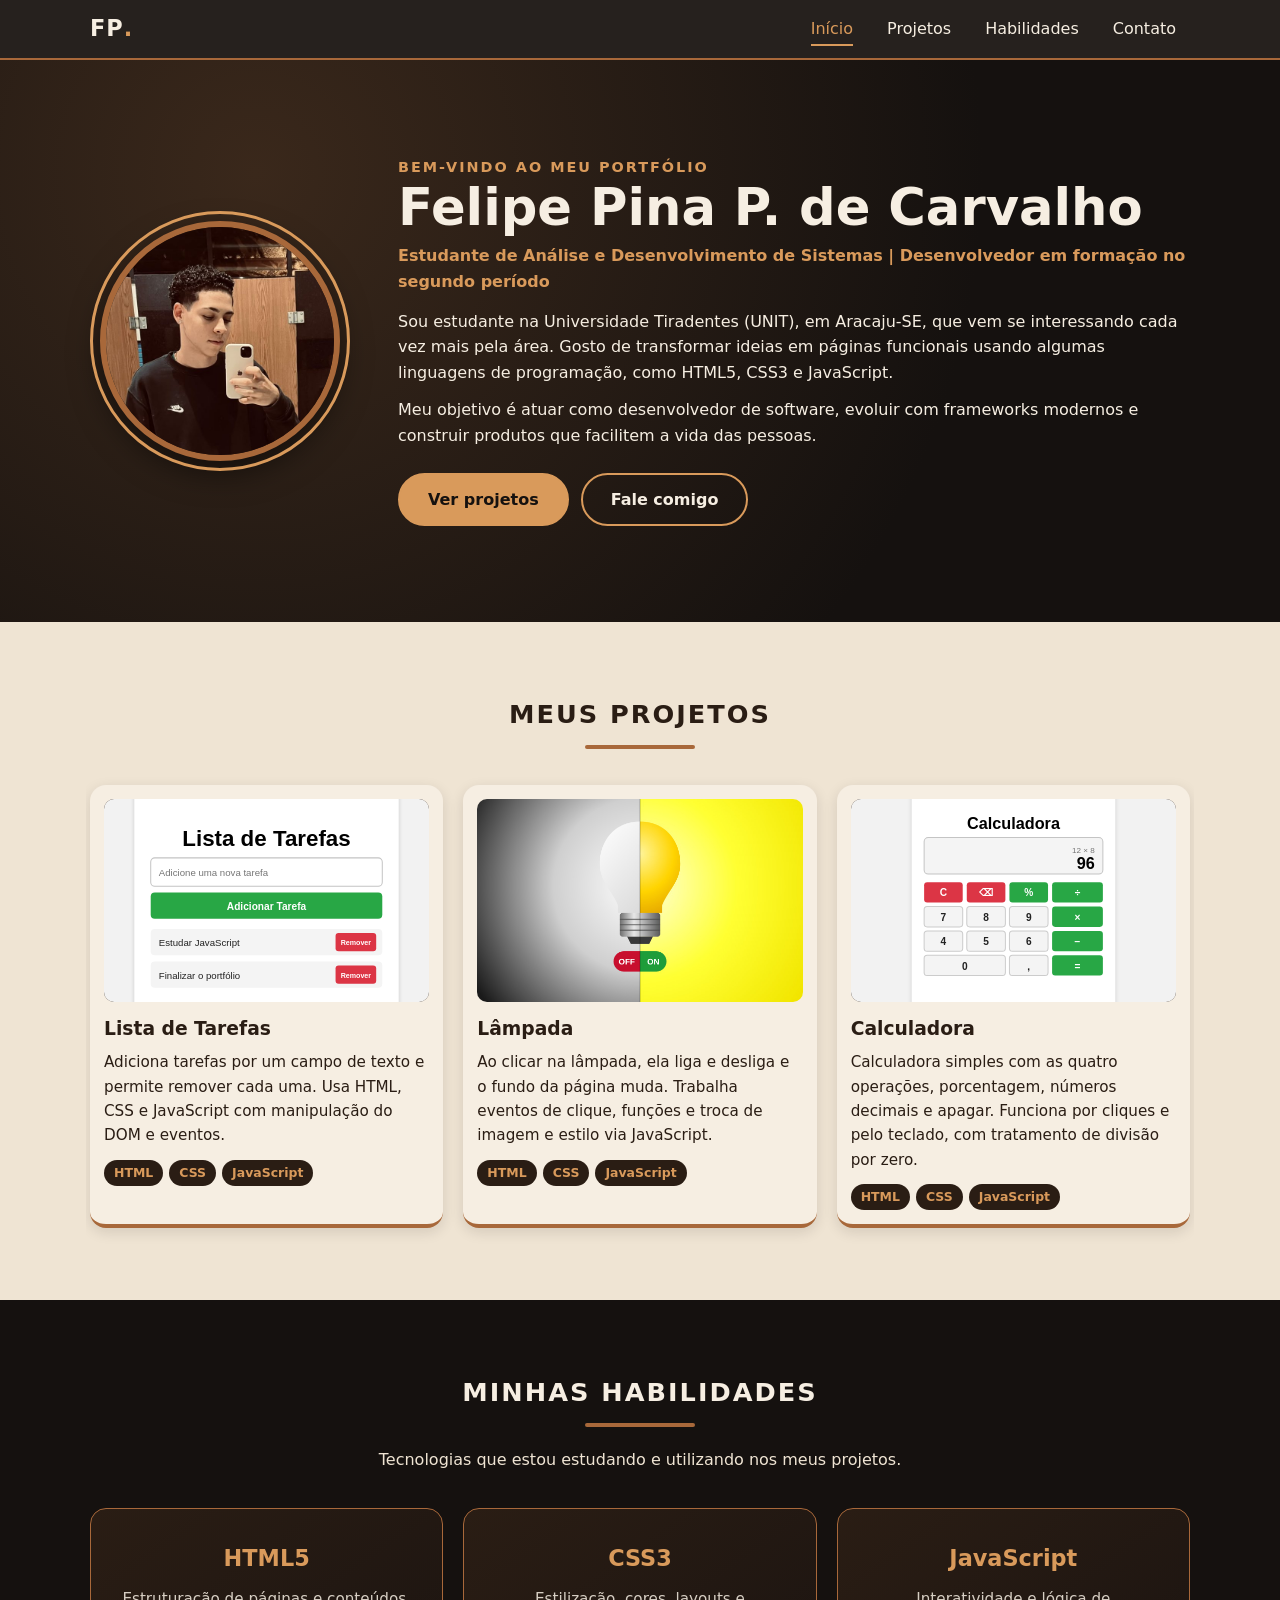
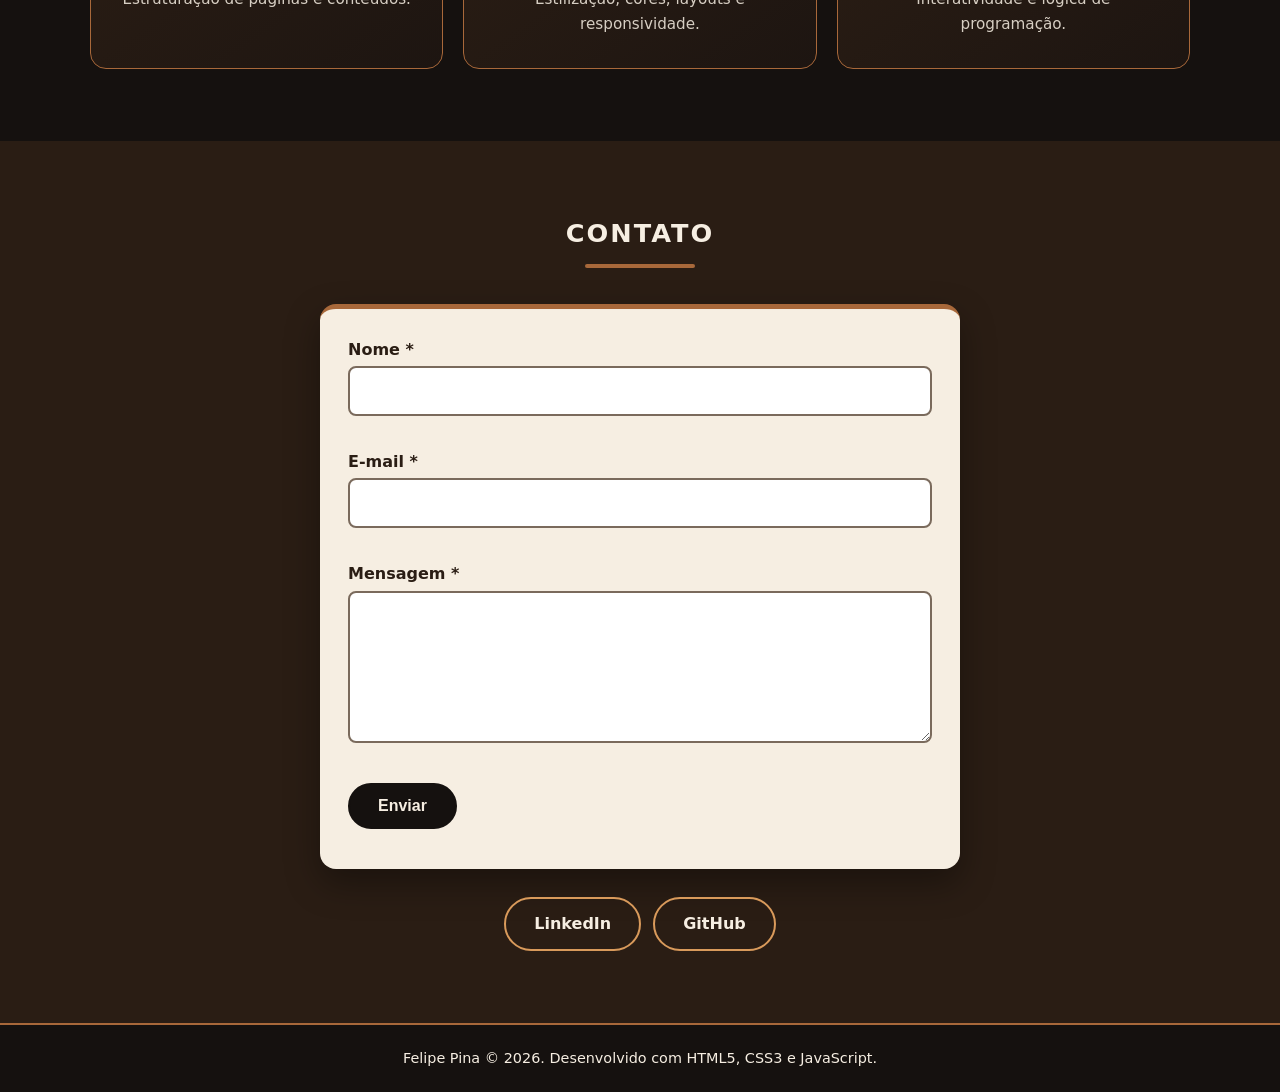
<file: index.html>
<!DOCTYPE html>
<html lang="pt-BR">
<head>
  <meta charset="UTF-8">
  <meta name="viewport" content="width=device-width, initial-scale=1.0">
  <title>Felipe Pina | Portfólio</title>
  <link rel="icon" href="assets/img/favicon.png" type="image/png">
  <meta name="description" content="Portfólio de Felipe Pina, estudante de Análise e Desenvolvimento de Sistemas.">
  <link rel="stylesheet" href="style.css">
  <script src="script.js" defer></script>
</head>
<body>
  <div class="progresso" id="progresso"></div>
  <a class="skip" href="#main">Ir para o conteúdo</a>

  <header class="topbar">
    <nav aria-label="Navegação principal">
      <a class="logo" href="#sobre" aria-label="Início">FP<span>.</span></a>
      <button class="menu-toggle" id="menuToggle" aria-expanded="false" aria-controls="menu">&#9776; Menu</button>
      <ul id="menu">
        <li><a href="#sobre">Início</a></li>
        <li><a href="#portfolio">Projetos</a></li>
        <li><a href="#habilidades">Habilidades</a></li>
        <li><a href="#contato">Contato</a></li>
      </ul>
    </nav>
  </header>

  <main id="main">
    <section id="sobre" class="sobre">
      <div class="container sobre-grid">
        <div class="foto-wrap">
          <img class="foto" src="assets/img/felipe.jpg" alt="Foto de Felipe Pina" width="220" height="220">
        </div>
        <div class="sobre-texto">
          <p class="ola">Bem-vindo ao meu portfólio</p>
          <h1>Felipe Pina P. de Carvalho</h1>
          <p class="subtitulo">Estudante de Análise e Desenvolvimento de Sistemas | Desenvolvedor em formação no segundo período</p>
          <p>Sou estudante na Universidade Tiradentes (UNIT), em Aracaju-SE, que vem se interessando cada vez mais pela área. Gosto de transformar ideias em páginas funcionais usando algumas linguagens de programação, como HTML5, CSS3 e JavaScript.</p>
          <p>Meu objetivo é atuar como desenvolvedor de software, evoluir com frameworks modernos e construir produtos que facilitem a vida das pessoas.</p>
          <div class="acoes">
            <a class="btn" href="#portfolio">Ver projetos</a>
            <a class="btn btn-contorno" href="#contato">Fale comigo</a>
          </div>
        </div>
      </div>
    </section>

    <section id="portfolio" class="portfolio">
      <div class="container">
        <h2 class="reveal">Meus Projetos</h2>
        <div class="carousel reveal" id="carousel" aria-roledescription="carrossel" aria-label="Projetos">
          <button class="seta" id="prev" aria-label="Projeto anterior">&#9664;</button>
          <div class="viewport">
            <div class="track" id="track">
              <article class="card reveal">
                <a href="projects/lista-de-tarefas/index.html" target="_blank" rel="noopener">
                  <div class="miniatura"><img src="assets/img/tarefas.svg" alt="Prévia do projeto Lista de Tarefas" loading="lazy"></div>
                  <h3>Lista de Tarefas</h3>
                  <p>Adiciona tarefas por um campo de texto e permite remover cada uma. Usa HTML, CSS e JavaScript com manipulação do DOM e eventos.</p>
                  <ul class="tags"><li>HTML</li><li>CSS</li><li>JavaScript</li></ul>
                </a>
              </article>
              <article class="card reveal">
                <a href="projects/lampada/index.html" target="_blank" rel="noopener">
                  <div class="miniatura"><img src="assets/img/lampada.jpg" alt="Prévia do projeto Lâmpada, com a lâmpada apagada e acesa" loading="lazy"></div>
                  <h3>Lâmpada</h3>
                  <p>Ao clicar na lâmpada, ela liga e desliga e o fundo da página muda. Trabalha eventos de clique, funções e troca de imagem e estilo via JavaScript.</p>
                  <ul class="tags"><li>HTML</li><li>CSS</li><li>JavaScript</li></ul>
                </a>
              </article>
              <article class="card reveal">
                <a href="projects/calculadora/index.html" target="_blank" rel="noopener">
                  <div class="miniatura"><img src="assets/img/calculadora.svg" alt="Prévia do projeto Calculadora" loading="lazy"></div>
                  <h3>Calculadora</h3>
                  <p>Calculadora simples com as quatro operações, porcentagem, números decimais e apagar. Funciona por cliques e pelo teclado, com tratamento de divisão por zero.</p>
                  <ul class="tags"><li>HTML</li><li>CSS</li><li>JavaScript</li></ul>
                </a>
              </article>
            </div>
          </div>
          <button class="seta" id="next" aria-label="Próximo projeto">&#9654;</button>
        </div>
      </div>
    </section>


    <section id="habilidades" class="habilidades">
      <div class="container">
        <h2 class="reveal">Minhas habilidades</h2>
        <p class="habilidades-sub reveal">Tecnologias que estou estudando e utilizando nos meus projetos.</p>
        <ul class="habilidades-grid">
          <li class="skill reveal">
            <h3>HTML5</h3>
            <p>Estruturação de páginas e conteúdos.</p>
          </li>
          <li class="skill reveal">
            <h3>CSS3</h3>
            <p>Estilização, cores, layouts e responsividade.</p>
          </li>
          <li class="skill reveal">
            <h3>JavaScript</h3>
            <p>Interatividade e lógica de programação.</p>
          </li>
        </ul>
      </div>
    </section>

    <section id="contato" class="contato">
      <div class="container">
        <h2 class="reveal">Contato</h2>
        <form id="formContato" class="reveal" novalidate>
          <div class="campo">
            <label for="nome">Nome *</label>
            <input type="text" id="nome" name="nome" autocomplete="name" aria-describedby="erro-nome">
            <small class="erro" id="erro-nome" role="alert"></small>
          </div>
          <div class="campo">
            <label for="email">E-mail *</label>
            <input type="email" id="email" name="email" autocomplete="email" aria-describedby="erro-email">
            <small class="erro" id="erro-email" role="alert"></small>
          </div>
          <div class="campo">
            <label for="mensagem">Mensagem *</label>
            <textarea id="mensagem" name="mensagem" rows="5" aria-describedby="erro-mensagem"></textarea>
            <small class="erro" id="erro-mensagem" role="alert"></small>
          </div>
          <button type="submit" class="btn">Enviar</button>
          <p class="sucesso" id="sucesso" role="status"></p>
        </form>

        </form>

        <div class="redes reveal">
          <a class="btn btn-contorno" href="https://www.linkedin.com/in/felipe-pina-b24a733b4" target="_blank" rel="noopener">LinkedIn</a>
          <a class="btn btn-contorno" href="https://github.com/lipzeskk" target="_blank" rel="noopener">GitHub</a>
        </div>
      </div>
    </section>
      </div>
    </section>
  </main>

  <footer>
    <p>Felipe Pina &copy; 2026. Desenvolvido com HTML5, CSS3 e JavaScript.</p>
  </footer>
</body>
</html>
</file>
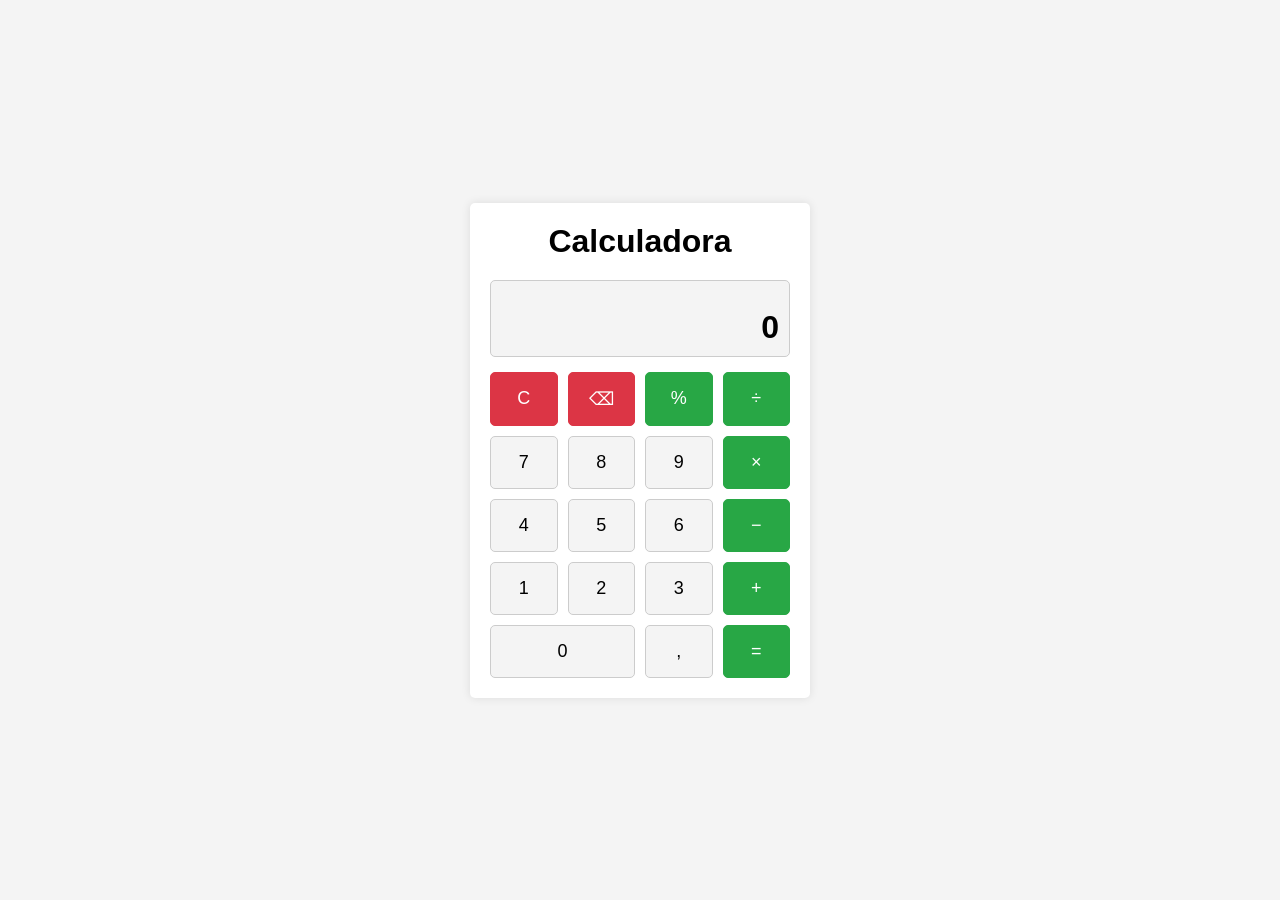
<file: projects/calculadora/index.html>
<!DOCTYPE html>
<html lang="pt-BR">
<head>
    <meta charset="UTF-8">
    <meta name="viewport" content="width=device-width, initial-scale=1.0">
    <title>Calculadora</title>
    <link rel="icon" href="favicon.svg" type="image/svg+xml">
    <link rel="icon" href="favicon.png" type="image/png" sizes="64x64">
    <link rel="stylesheet" href="style.css">
</head>
<body>
    <div class="container">
        <h1>Calculadora</h1>

        <div class="visor" aria-live="polite">
            <div class="historico" id="historico"></div>
            <div class="resultado" id="resultado">0</div>
        </div>

        <div class="teclas">
            <button class="limpar" data-acao="limpar">C</button>
            <button class="apagar" data-acao="apagar" aria-label="Apagar">&#9003;</button>
            <button class="operador" data-op="%">%</button>
            <button class="operador" data-op="/">&divide;</button>

            <button data-num="7">7</button>
            <button data-num="8">8</button>
            <button data-num="9">9</button>
            <button class="operador" data-op="*">&times;</button>

            <button data-num="4">4</button>
            <button data-num="5">5</button>
            <button data-num="6">6</button>
            <button class="operador" data-op="-">&minus;</button>

            <button data-num="1">1</button>
            <button data-num="2">2</button>
            <button data-num="3">3</button>
            <button class="operador" data-op="+">+</button>

            <button class="zero" data-num="0">0</button>
            <button data-acao="ponto">,</button>
            <button class="igual" data-acao="igual">=</button>
        </div>
    </div>

    <script src="script.js"></script>
</body>
</html>
</file>
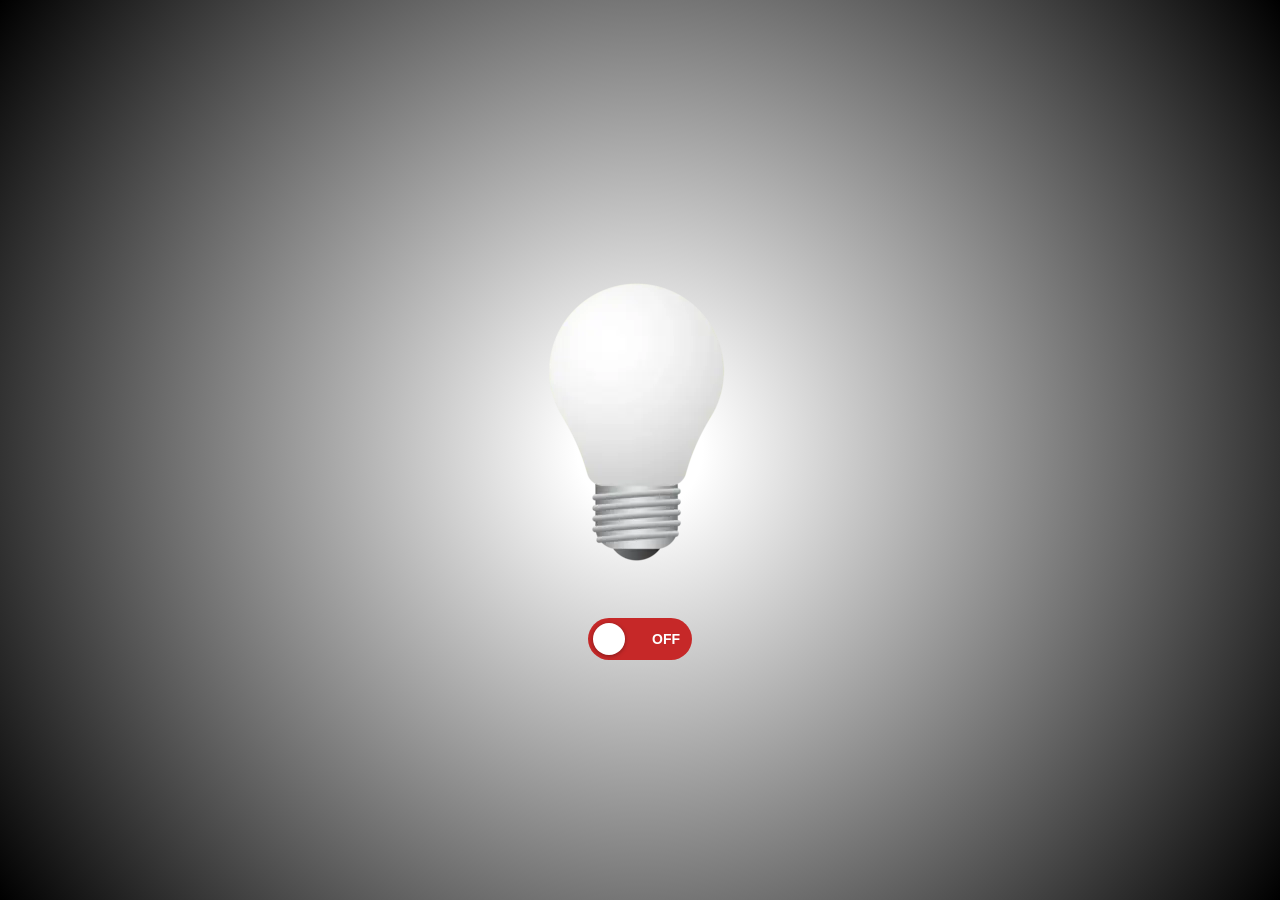
<file: projects/lampada/index.html>
<!DOCTYPE html>
<html lang="pt-BR">
<head>
    <meta charset="UTF-8">
    <meta name="viewport" content="width=device-width, initial-scale=1.0">
    <title>Lâmpada</title>
    <link rel="icon" href="favicon.svg" type="image/svg+xml">
    <link rel="icon" href="favicon.png" type="image/png" sizes="64x64">
    <link rel="stylesheet" href="style.css">
    <script src="script.js" defer></script>
</head>
<body>
    <div class="container">
        <img id="lamp" src="assets/lamp_off.png" alt="Lâmpada apagada">
        <button id="switch" class="switch" type="button" aria-label="Ligar lâmpada" aria-pressed="false">
            <span class="switch-knob"></span>
            <span id="switch-label" class="switch-label">OFF</span>
        </button>
    </div>
</body>
</html>
</file>
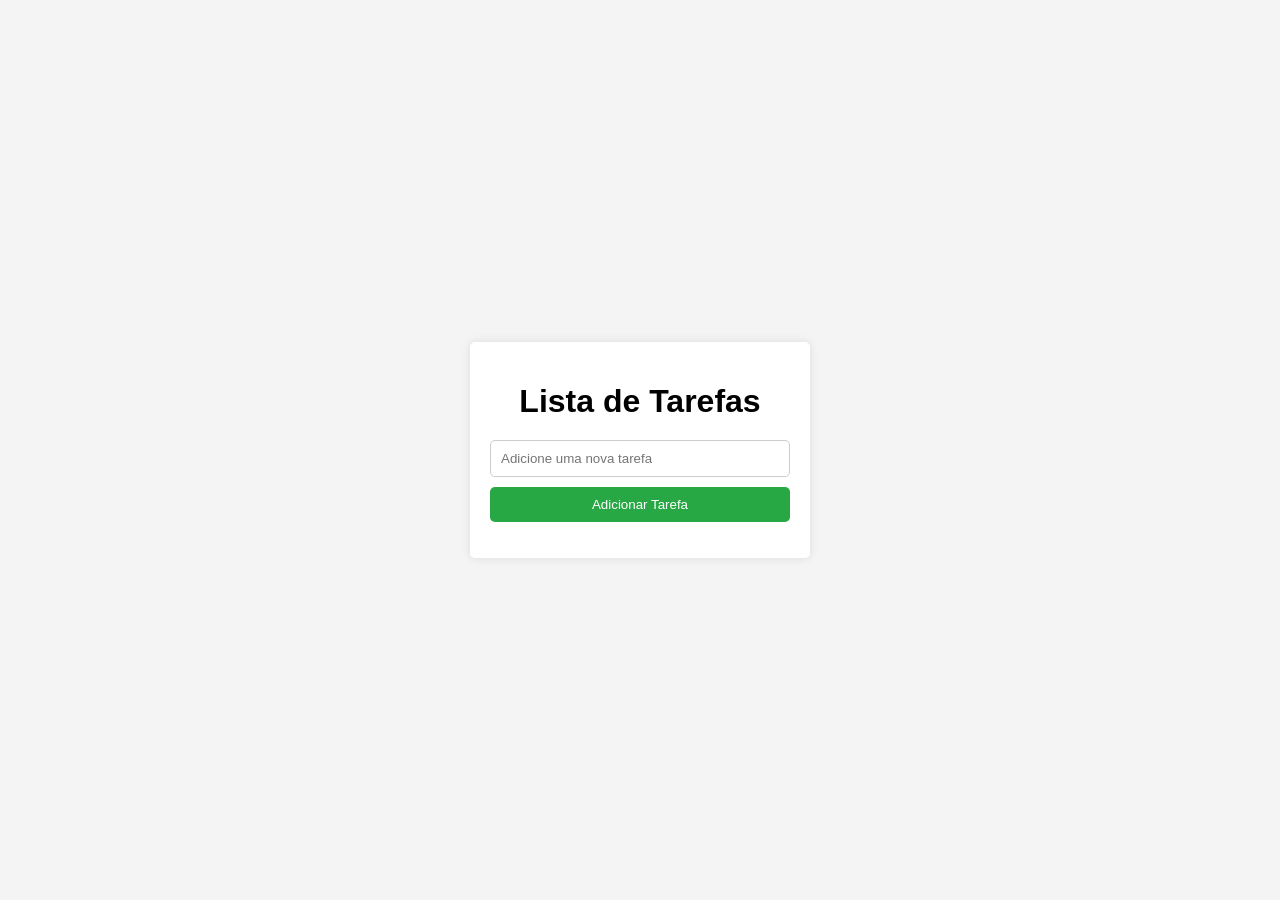
<file: projects/lista-de-tarefas/index.html>
<html lang="pt-BR">
<head>
    <meta charset="UTF-8">
    <meta name="viewport" content="width=device-width, initial-scale=1.0">
    <title>Lista de Tarefas</title>
    <link rel="icon" href="favicon.svg" type="image/svg+xml">
    <link rel="icon" href="favicon.png" type="image/png" sizes="64x64">
    <link rel="stylesheet" href="styles.css">
</head>
<body>
    <div class="container">
        <h1>Lista de Tarefas</h1>
        <input type="text" id="taskInput" placeholder="Adicione uma nova tarefa">
        <button id="addTaskBtn">Adicionar Tarefa</button>
        <ul id="taskList"></ul>
        <ul id="taskList">
           
        </ul>
    </div>
   
    <script src="script.js"></script>
</body>
</html>
</file>
<file: style.css>
:root {
  --preto: #15110f;
  --marrom: #2a1d14;
  --madeira: #a8683a;
  --madeira-clara: #d99a5b;
  --creme: #efe4d3;
  --creme-claro: #f6eee2;
  --texto: #2a1d14;
  --erro: #b00020;
  --ok: #1b6e2f;
  --raio: 16px;
  --sombra: 0 10px 30px rgba(21, 17, 15, .18);
}

* { box-sizing: border-box; margin: 0; padding: 0; }

html { scroll-behavior: smooth; scroll-padding-top: 64px; }

body {
  font-family: "Segoe UI", system-ui, -apple-system, Arial, sans-serif;
  line-height: 1.6;
  color: var(--texto);
  background: var(--creme);
}

img { max-width: 100%; display: block; }

.container { width: min(1100px, 92%); margin: 0 auto; }

.skip {
  position: absolute; left: -999px; top: 0;
  background: var(--creme-claro); color: var(--preto); padding: 8px 12px; z-index: 100;
}
.skip:focus { left: 8px; top: 8px; }

:focus-visible { outline: 3px solid var(--madeira-clara); outline-offset: 2px; }

/* Barra de progresso de rolagem */
.progresso {
  position: fixed; top: 0; left: 0; height: 4px; width: 100%; z-index: 60;
  background: linear-gradient(90deg, var(--madeira), var(--madeira-clara));
  transform: scaleX(0); transform-origin: left;
}

/* Topo */
.topbar {
  position: sticky; top: 0; z-index: 50;
  background: rgba(21, 17, 15, .92);
  backdrop-filter: blur(8px);
  border-bottom: 2px solid var(--madeira);
  transition: box-shadow .3s;
  animation: descer .6s ease both;
}
.topbar.rolou { box-shadow: 0 6px 24px rgba(0, 0, 0, .4); }
.topbar nav {
  width: min(1100px, 92%); margin: 0 auto; position: relative;
  display: flex; justify-content: space-between; align-items: center; min-height: 58px;
}
.logo {
  color: var(--creme-claro); text-decoration: none; font-weight: 800; font-size: 1.4rem; letter-spacing: 1px;
}
.logo span { color: var(--madeira-clara); display: inline-block; transition: transform .3s; }
.logo:hover span { transform: translateY(-4px); }
.topbar ul { list-style: none; display: flex; gap: 6px; }
.topbar ul a {
  color: var(--creme-claro); text-decoration: none; padding: 8px 14px; display: inline-block; position: relative;
}
.topbar ul a::after {
  content: ""; position: absolute; left: 14px; right: 14px; bottom: 4px; height: 2px;
  background: var(--madeira-clara); transform: scaleX(0); transform-origin: left; transition: transform .3s ease;
}
.topbar ul a:hover::after, .topbar ul a.ativo::after { transform: scaleX(1); }
.topbar ul a.ativo { color: var(--madeira-clara); }

.menu-toggle {
  display: none; background: transparent; color: var(--creme-claro);
  border: 2px solid var(--madeira-clara); border-radius: 8px; padding: 6px 14px; font-size: 1rem; cursor: pointer;
}

/* Tipografia */
h1 { font-size: clamp(2.2rem, 5vw, 3.2rem); line-height: 1.1; margin-bottom: 8px; }
h2 { text-align: center; font-size: 1.6rem; text-transform: uppercase; letter-spacing: 2px; margin-bottom: 36px; }
h2::after {
  content: ""; display: block; width: 56px; height: 4px; margin: 10px auto 0;
  background: var(--madeira); border-radius: 2px; transition: width .6s ease .3s;
}
h2.visivel::after { width: 110px; }
p + p { margin-top: 12px; }
section { padding: 72px 0; }

/* Botões */
.btn {
  display: inline-block; text-decoration: none; text-align: center;
  background: var(--madeira-clara); color: var(--preto); border: 2px solid var(--madeira-clara);
  border-radius: 999px; padding: 12px 28px; font-size: 1rem; font-weight: 600; cursor: pointer;
  transition: transform .2s, box-shadow .2s, background .2s, color .2s;
}
.btn:hover { transform: translateY(-3px); box-shadow: 0 8px 18px rgba(0, 0, 0, .3); background: var(--creme-claro); border-color: var(--creme-claro); }
.btn:active { transform: translateY(0); }
.btn-contorno { background: transparent; color: var(--creme-claro); }
.btn-contorno:hover { background: var(--madeira-clara); border-color: var(--madeira-clara); color: var(--preto); }
.acoes { display: flex; flex-wrap: wrap; gap: 12px; margin-top: 24px; }

/* Sobre */
.sobre {
  background: radial-gradient(circle at 20% 20%, #3a281b 0%, var(--preto) 65%);
  color: var(--creme-claro);
  padding: 96px 0;
  overflow: hidden;
}
.sobre-grid { display: grid; grid-template-columns: 260px 1fr; gap: 48px; align-items: center; }
.foto-wrap { position: relative; width: 240px; height: 240px; margin: 0 auto; animation: flutuar 5s ease-in-out infinite; }
.foto-wrap::before {
  content: ""; position: absolute; inset: -10px; border-radius: 50%;
  border: 3px solid var(--madeira-clara); animation: pulso 2.8s ease-out infinite;
}
.foto {
  width: 240px; height: 240px; border-radius: 50%; object-fit: cover;
  border: 6px solid var(--madeira); background: var(--creme-claro);
  box-shadow: 0 12px 30px rgba(0, 0, 0, .5);
}
.ola { color: var(--madeira-clara); font-weight: 600; letter-spacing: 2px; text-transform: uppercase; font-size: .9rem; }
.subtitulo { color: var(--madeira-clara); font-weight: 600; margin-bottom: 14px; }

/* Entrada do bloco sobre */
.foto-wrap { animation: entrar-esq .9s ease both, flutuar 5s ease-in-out 1s infinite; }
.sobre-texto > * { animation: subir .7s ease both; }
.sobre-texto > :nth-child(1) { animation-delay: .15s; }
.sobre-texto > :nth-child(2) { animation-delay: .25s; }
.sobre-texto > :nth-child(3) { animation-delay: .35s; }
.sobre-texto > :nth-child(4) { animation-delay: .45s; }
.sobre-texto > :nth-child(5) { animation-delay: .55s; }
.sobre-texto > :nth-child(6) { animation-delay: .65s; }

/* Habilidades */
.habilidades { background: var(--preto); color: var(--creme-claro); }
.habilidades-sub { text-align: center; color: var(--creme); opacity: .8; margin: -16px 0 36px; }
.habilidades-grid {
  list-style: none; display: grid; grid-template-columns: repeat(3, 1fr); gap: 20px;
}
.skill {
  text-align: center; padding: 32px 24px;
  background: linear-gradient(145deg, #2a1d14, #1d1511);
  border: 1px solid var(--madeira); border-radius: var(--raio);
  transition: transform .3s, box-shadow .3s, border-color .3s;
}
.skill:hover { transform: translateY(-8px); box-shadow: var(--sombra); border-color: var(--madeira-clara); }
.skill h3 { color: var(--madeira-clara); font-size: 1.4rem; margin-bottom: 10px; }
.skill p { font-size: .95rem; opacity: .85; }

/* Portfólio */
.portfolio { background: var(--creme); }
.carousel { display: flex; align-items: center; gap: 12px; }
.viewport { overflow: hidden; flex: 1; padding: 12px 4px 20px; margin: -12px -4px -20px; }
.track { display: flex; gap: 20px; transition: transform .5s cubic-bezier(.22, .8, .28, 1); }
.card {
  flex: 0 0 calc((100% - 40px) / 3);
  background: var(--creme-claro); color: var(--texto); border-radius: var(--raio); overflow: hidden;
  box-shadow: 0 4px 14px rgba(21, 17, 15, .12);
  border-bottom: 4px solid var(--madeira);
  transition: transform .3s, box-shadow .3s;
}
.card:hover { transform: translateY(-8px); box-shadow: var(--sombra); }
.card a { color: inherit; text-decoration: none; display: block; padding: 14px; height: 100%; }
.card .miniatura { overflow: hidden; border-radius: 10px; margin-bottom: 12px; background: var(--marrom); }
.card img { width: 100%; aspect-ratio: 16 / 10; object-fit: cover; transition: transform .5s ease; }
.card:hover img { transform: scale(1.08); }
.card h3 { margin-bottom: 6px; }
.card h3::after { content: " \2192"; display: inline-block; opacity: 0; transform: translateX(-8px); transition: .3s; color: var(--madeira); }
.card:hover h3::after { opacity: 1; transform: translateX(0); }
.card p { font-size: .95rem; }

.seta {
  background: var(--marrom); color: var(--creme-claro); border: 0; border-radius: 50%;
  width: 44px; height: 44px; font-size: 1rem; cursor: pointer; flex: none; transition: transform .2s, background .2s;
}
.seta:hover:not(:disabled) { background: var(--madeira); transform: scale(1.12); }
.seta:disabled { opacity: .35; cursor: not-allowed; }
.carousel.sem-rolagem .seta { display: none; }
.carousel.sem-rolagem .track { justify-content: center; }

.tags { list-style: none; display: flex; flex-wrap: wrap; gap: 6px; margin-top: 12px; }
.tags li {
  background: var(--marrom); color: var(--madeira-clara); font-size: .78rem; font-weight: 600;
  padding: 3px 10px; border-radius: 999px; transition: background .2s, color .2s;
}
.card:hover .tags li { background: var(--madeira); color: var(--preto); }

/* Contato */
.contato { background: var(--marrom); color: var(--creme-claro); }
form {
  background: var(--creme-claro); color: var(--texto); border-radius: var(--raio); padding: 28px;
  max-width: 640px; margin: 0 auto; border-top: 5px solid var(--madeira); box-shadow: 0 14px 34px rgba(0, 0, 0, .35);
}
.campo { margin-bottom: 14px; }
label { display: block; font-weight: 600; margin-bottom: 4px; }
input, textarea {
  width: 100%; padding: 10px 12px; font: inherit; border: 2px solid #7a6a5c; border-radius: 8px; background: #fff; color: var(--texto);
  transition: border-color .2s, box-shadow .2s;
}
input:focus, textarea:focus { outline: none; border-color: var(--madeira); box-shadow: 0 0 0 4px rgba(217, 154, 91, .35); }
input.invalido, textarea.invalido { border-color: var(--erro); animation: tremer .35s; }
.erro { display: block; color: var(--erro); min-height: 1.2em; font-size: .88rem; margin-top: 2px; }
.sucesso { color: var(--ok); font-weight: 600; margin-top: 12px; }
form .btn { background: var(--preto); color: var(--creme-claro); border-color: var(--preto); }
form .btn:hover { background: var(--madeira); border-color: var(--madeira); color: var(--preto); }
form .btn:disabled { opacity: .6; cursor: wait; transform: none; box-shadow: none; }

footer { background: var(--preto); text-align: center; padding: 22px 0; font-size: .9rem; color: var(--creme-claro); border-top: 2px solid var(--madeira);}
.redes {
  display: flex;
  flex-wrap: wrap;
  justify-content: center;
  gap: 12px;
  margin-top: 28px;
} 

/* Aparecer ao rolar */
.reveal { opacity: 0; }
.reveal.visivel { opacity: 1; animation: subir .7s ease backwards; animation-delay: calc(var(--i, 0) * .12s); }

/* Keyframes */
@keyframes descer { from { transform: translateY(-100%); } to { transform: none; } }
@keyframes subir { from { opacity: 0; transform: translateY(24px); } to { opacity: 1; transform: none; } }
@keyframes entrar-esq { from { opacity: 0; transform: translateX(-40px); } to { opacity: 1; transform: none; } }
@keyframes flutuar { 0%, 100% { transform: translateY(0); } 50% { transform: translateY(-10px); } }
@keyframes pulso { 0% { transform: scale(1); opacity: .8; } 100% { transform: scale(1.22); opacity: 0; } }
@keyframes tremer { 25% { transform: translateX(-5px); } 75% { transform: translateX(5px); } }

@media (max-width: 900px) {
  .card { flex-basis: calc((100% - 20px) / 2); }
  .habilidades-grid { grid-template-columns: 1fr; max-width: 480px; margin: 0 auto; }
}

@media (max-width: 720px) {
  .menu-toggle { display: inline-block; }
  .topbar ul {
    display: none; position: absolute; top: 58px; right: 0; left: 0;
    flex-direction: column; background: var(--preto); padding: 8px 0;
  }
  .topbar ul.aberto { display: flex; animation: subir .3s ease both; }
  .topbar ul a { display: block; padding: 12px 16px; }
  .topbar ul a::after { display: none; }
  .sobre-grid { grid-template-columns: 1fr; text-align: center; gap: 32px; }
  .acoes { justify-content: center; }
  .card { flex-basis: 100%; }
  section { padding: 52px 0; }
  .sobre { padding: 64px 0; }
}

@media (prefers-reduced-motion: reduce) {
  html { scroll-behavior: auto; }
  *, *::before, *::after { animation: none !important; transition: none !important; }
  .reveal { opacity: 1; }
}
</file>
<file: projects/calculadora/style.css>
body {
    font-family: Arial, sans-serif;
    background-color: #f4f4f4;
    display: flex;
    justify-content: center;
    align-items: center;
    min-height: 100vh;
    margin: 0;
}

.container {
    background: #fff;
    padding: 20px;
    border-radius: 5px;
    box-shadow: 0 0 10px rgba(0,0,0,0.1);
    width: 300px;
    text-align: center;
}

h1 {
    margin-top: 0;
    margin-bottom: 20px;
}

.visor {
    background: #f4f4f4;
    border: 1px solid #ccc;
    border-radius: 5px;
    padding: 10px;
    margin-bottom: 15px;
    text-align: right;
    overflow: hidden;
}

.historico {
    min-height: 18px;
    font-size: 14px;
    color: #757575;
    white-space: nowrap;
    overflow: hidden;
    text-overflow: ellipsis;
}

.resultado {
    font-size: 32px;
    font-weight: bold;
    color: #000;
    white-space: nowrap;
    overflow: hidden;
    text-overflow: ellipsis;
}

.teclas {
    display: grid;
    grid-template-columns: repeat(4, 1fr);
    gap: 10px;
}

button {
    padding: 15px 0;
    font-size: 18px;
    background: #f4f4f4;
    color: #000;
    border: 1px solid #ccc;
    border-radius: 5px;
    cursor: pointer;
}

button:hover {
    background: #e2e2e2;
}

button:active {
    transform: scale(0.96);
}

.operador {
    background: #28a745;
    border-color: #28a745;
    color: #fff;
}

.operador:hover {
    background: #218838;
}

.operador.ativo {
    background: #fff;
    color: #28a745;
}

.igual {
    background: #28a745;
    border-color: #28a745;
    color: #fff;
}

.igual:hover {
    background: #218838;
}

.limpar,
.apagar {
    background: #dc3545;
    border-color: #dc3545;
    color: #fff;
}

.limpar:hover,
.apagar:hover {
    background: #c82333;
}

.zero {
    grid-column: span 2;
}

button:focus-visible {
    outline: 3px solid #1a73e8;
    outline-offset: 2px;
}
</file>
<file: projects/lampada/style.css>
body {
    background: radial-gradient(circle, white 8%, black 100%);
    display: flex;
    justify-content: center;
    align-items: center;
    height: 100vh;
    margin: 0;
}

.container {
    cursor: pointer;
}

/* Interruptor: animação corrigida, sem alterar o estilo original da página. */
.container {
    display: flex;
    flex-direction: column;
    align-items: center;
    gap: 18px;
}

.switch {
    position: relative;
    box-sizing: border-box;
    width: 104px;
    height: 42px;
    padding: 0;
    border: 0;
    border-radius: 24px;
    background: #c62828;
    color: white;
    cursor: pointer;
    font: bold 14px Arial, sans-serif;
    transition: background-color 260ms ease;
    overflow: hidden;
}

.switch-knob {
    position: absolute;
    top: 5px;
    left: 5px;
    z-index: 2;
    display: block;
    width: 32px;
    height: 32px;
    border-radius: 50%;
    background: #fff;
    box-shadow: 0 1px 4px rgba(0, 0, 0, 0.35);
    transform: translateX(0);
    transition: transform 300ms cubic-bezier(0.22, 0.8, 0.28, 1);
    will-change: transform;
}

.switch-label {
    position: absolute;
    top: 0;
    right: 12px;
    height: 42px;
    display: flex;
    align-items: center;
    justify-content: center;
    transition: left 260ms ease, right 260ms ease;
    pointer-events: none;
}

.switch.on {
    background: #168b38;
}

.switch.on .switch-knob {
    transform: translateX(62px);
}

.switch.on .switch-label {
    right: auto;
    left: 12px;
}

.switch:focus-visible {
    outline: 2px solid #333;
    outline-offset: 3px;
}
</file>
<file: projects/lista-de-tarefas/styles.css>
body {
    font-family: Arial, sans-serif;
    background-color: #f4f4f4;
    display: flex;
    justify-content: center;
    align-items: center;
    height: 100vh;
    margin: 0;
}

.container {
    background: #fff;
    padding: 20px;
    border-radius: 5px;
    box-shadow: 0 0 10px rgba(0,0,0,0.1);
    width: 300px;
    text-align: center;
}

h1 {
    margin-bottom: 20px;
}

input {
    padding: 10px;
    width: calc(100%);
    margin-bottom: 10px;
    border: 1px solid #ccc;
    border-radius: 5px;
}

button {
    padding: 10px 15px;
    background: #28a745;
    color: #fff;
    border: none;
    border-radius: 5px;
    cursor: pointer;
    width: 100%;
}

button:hover {
    background: #218838;
}

ul {
    list-style: none;
    padding: 0;
}

li {
    background: #f4f4f4;
    padding: 10px;
    margin-bottom: 10px;
    border-radius: 5px;
    display: flex;
    justify-content: space-between;
    align-items: center;
}

li button {
    background: #dc3545;
    border: none;
    color: #fff;
    padding: 5px 10px;
    border-radius: 5px;
    cursor: pointer;
    width: 30px;
    border-radius: 5px;
}

li button:hover {
    background: #c82333;
}
</file>
